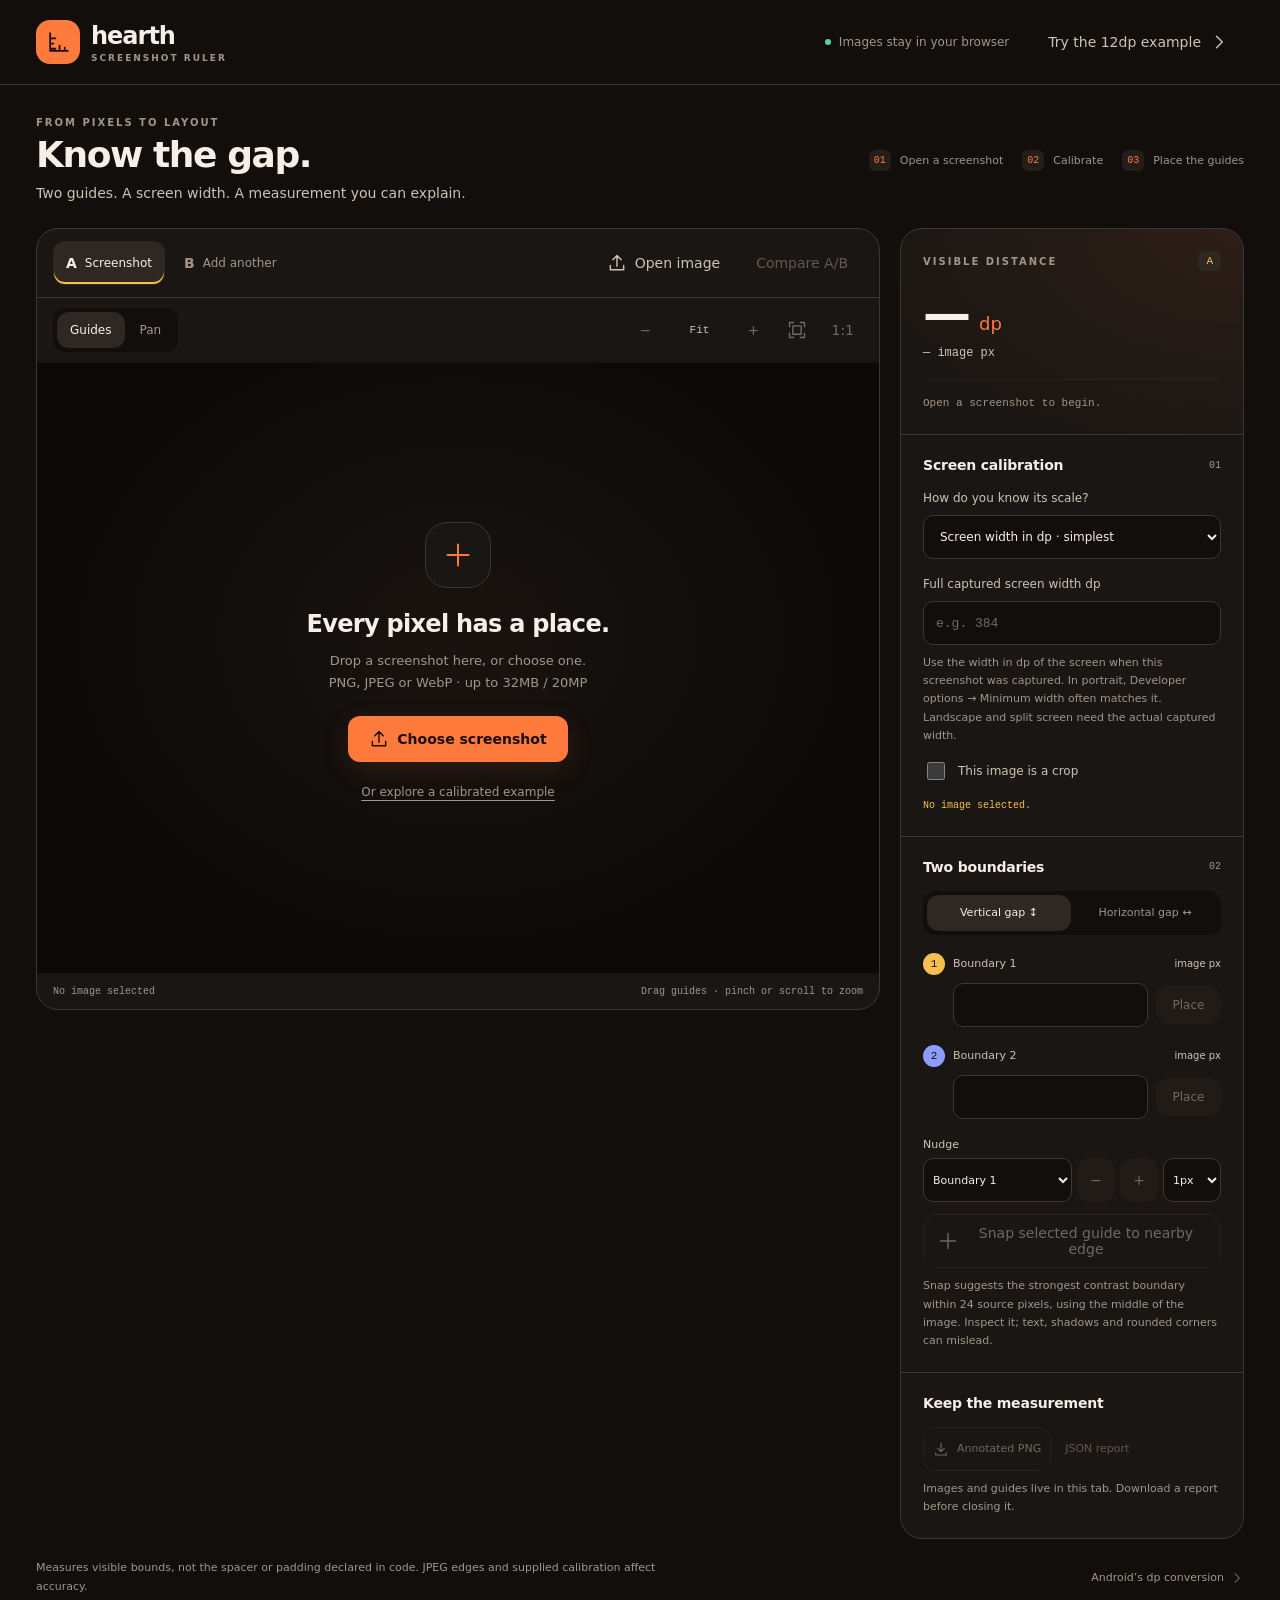
<file: index.html>
<!doctype html>
<html lang="en">
<head>
  <meta charset="utf-8">
  <meta name="viewport" content="width=device-width, initial-scale=1">
  <meta http-equiv="Content-Security-Policy" content="default-src 'none'; script-src 'sha256-HWYdAVxnWuhpdxX04Ey9r032NiT4mFo80DxZW3QZztw='; style-src 'sha256-490ftX+XnmXbrvw6+sx7uXUQ31zIcnuhAe4CWahdxtk='; img-src data: blob:; connect-src 'none'; object-src 'none'; base-uri 'none'">
  <meta name="referrer" content="no-referrer">
  <meta name="theme-color" content="#110e0c">
  <meta name="description" content="A local screenshot ruler. Measure visible gaps in pixels and Android dp with explicit calibration.">
  <title>Hearth · Screenshot ruler</title>
  <link rel="icon" href="data:image/svg+xml,%3Csvg xmlns='http://www.w3.org/2000/svg' viewBox='0 0 64 64'%3E%3Crect width='64' height='64' rx='18' fill='%23ff7a3d'/%3E%3Cpath d='M18 18v28h28M18 25h8m-8 7h5m-5 7h8m6 7v-8m7 8v-5' fill='none' stroke='%23110e0c' stroke-width='4'/%3E%3C/svg%3E">
  <style>:root{color-scheme:dark;--bg:#110e0c;--s1:#1a1613;--s2:#231e1a;--s3:#2e2722;--line:#3f3630;--text:#f7efe7;--muted:#cfc2b5;--dim:#a39588;--ember:#ff7a3d;--photo:#f5c04e;--video:#8e9bff;--ok:#53d3a2;font-family:system-ui,-apple-system,BlinkMacSystemFont,"Segoe UI",sans-serif;font-size:14px}
*{box-sizing:border-box}body{margin:0;background:var(--bg);color:var(--text)}button,input,select{font:inherit}button{display:inline-flex;justify-content:center;align-items:center;gap:8px;min-height:44px;padding:10px 14px;border:1px solid transparent;border-radius:12px;background:var(--s3);color:var(--text);cursor:pointer;transition:background 120ms ease,color 120ms ease}button:hover:not(:disabled){background:#45372d}button:disabled{opacity:.38;cursor:not-allowed}button:focus-visible,input:focus-visible,select:focus-visible,canvas:focus-visible,a:focus-visible{outline:2px solid var(--ember);outline-offset:3px}svg{display:block;width:20px;height:20px;fill:none;stroke:currentColor;stroke-width:1.7;stroke-linecap:round;stroke-linejoin:round;flex-shrink:0}.icon-defs{position:absolute;width:0;height:0;overflow:hidden}a{color:inherit}h1,h2,p{margin:0}.app-header{display:flex;align-items:center;gap:24px;padding:20px 36px;border-bottom:1px solid var(--line)}.brand{display:flex;align-items:center;gap:11px;text-decoration:none;font-size:24px;font-weight:750;letter-spacing:-1px}.brand-mark{display:grid;place-items:center;width:44px;height:44px;background:var(--ember);color:#1b0c04;border-radius:14px}.brand-mark svg{width:25px;height:25px}.brand-sub{display:block;margin-top:3px;color:var(--dim);font-size:9px;letter-spacing:2px;font-weight:600}.privacy{display:flex;align-items:center;gap:8px;color:var(--dim);font-size:12px;margin-left:auto}.status-dot{width:6px;height:6px;border-radius:50%;background:var(--ok)}main{max-width:1600px;margin:0 auto;padding:32px 36px 22px}.intro{display:flex;justify-content:space-between;align-items:center;margin-bottom:24px;gap:24px}.eyebrow{font-size:10px;letter-spacing:2px;font-weight:650;color:var(--dim)}h1{margin:6px 0 8px;font-size:36px;letter-spacing:-1.4px;line-height:1.15}.intro p{color:var(--muted);font-size:14px;line-height:1.5}.intro-note{display:flex;align-items:center;gap:9px;color:var(--dim);font-size:11px;flex-wrap:wrap}.number{font-family:ui-monospace,monospace;font-size:10px;padding:5px;background:var(--s2);border-radius:6px;color:var(--ember);margin-left:10px}.workspace{display:grid;grid-template-columns:minmax(0,1fr) 344px;gap:20px;align-items:start}.viewer{border:1px solid var(--line);border-radius:22px;overflow:hidden;background:var(--s1);position:sticky;top:16px}.viewer-toolbar{display:flex;align-items:center;justify-content:space-between;gap:12px;padding:12px 16px;border-bottom:1px solid var(--line)}.source-tabs,.viewer-actions,.view-toolbar,.zoom-controls{display:flex;align-items:center;gap:6px}.source{padding:8px 12px;background:transparent;color:var(--dim);font-weight:650}.source span{font-weight:400;font-size:12px}.source.active{background:var(--s3);color:var(--text)}.source.active:first-child{box-shadow:inset 0 -2px var(--photo)}.source.active:last-child{box-shadow:inset 0 -2px var(--video)}.quiet{background:transparent;color:var(--muted)}.small{font-size:12px;min-height:38px;padding:6px 9px}.primary{background:var(--ember);color:#1b0c04;font-weight:650;box-shadow:0 8px 28px #ff7a3d20}.primary:hover:not(:disabled){background:#ff955f}.outline{background:transparent;border-color:var(--line)}.text-button{background:transparent;color:var(--dim);font-size:12px;text-decoration:underline;text-underline-offset:4px}.view-toolbar{padding:10px 16px;justify-content:space-between}.segmented{display:flex;gap:2px;background:#110e0c;padding:4px;border-radius:12px}.segmented button{min-height:36px;background:transparent;padding:7px 12px;color:var(--dim);font-size:12px}.segmented button[aria-pressed=true]{background:var(--s3);color:var(--text)}.zoom-controls button{min-width:38px;min-height:36px;padding:6px 8px;background:transparent}.zoom-controls output{font-size:11px;font-family:ui-monospace,monospace;text-align:center;min-width:58px;color:var(--muted)}.canvas-area{position:relative;display:flex;height:clamp(430px,68vh,820px);background:#0c0a09;overflow:hidden;border-top:1px solid #ffffff08;border-bottom:1px solid #ffffff08}.canvas-pane{position:relative;flex:1;min-width:0;height:100%}.canvas-pane+ .canvas-pane{border-left:1px solid var(--line)}canvas{width:100%;height:100%;display:block;touch-action:none;cursor:crosshair}.pane-label{position:absolute;top:12px;right:12px;background:#110e0cdd;border:1px solid var(--line);padding:6px 9px;border-radius:8px;pointer-events:none;font:12px ui-monospace,monospace}.viewer-footer{padding:12px 16px;display:flex;justify-content:space-between;gap:12px;font:10px ui-monospace,monospace;color:var(--dim)}.empty{position:absolute;inset:0;display:flex;align-items:center;justify-content:center;flex-direction:column;text-align:center;padding:30px;background:radial-gradient(ellipse at 50% 45%,#2c221a66,transparent 65%)}.empty-mark{border:1px solid var(--line);border-radius:22px;background:var(--s1);padding:18px;color:var(--ember);margin-bottom:22px}.empty-mark svg{width:28px;height:28px}.empty h2{font-size:24px;letter-spacing:-.7px}.empty p{color:var(--dim);font-size:13px;line-height:1.7;margin:12px 0 22px}.empty .primary{padding:12px 20px}.empty .text-button{margin-top:8px}.inspector{border:1px solid var(--line);border-radius:22px;background:var(--s1);overflow:hidden}.result-card{padding:22px 22px 20px;background:radial-gradient(ellipse at top right,#ff7a3d16,transparent 80%);border-bottom:1px solid var(--line)}.section-heading{display:flex;justify-content:space-between;align-items:center;gap:8px;margin-bottom:16px}.section-heading h2{font-size:14px;font-weight:650;letter-spacing:-.2px}.source-chip{background:var(--s3);padding:4px 8px;border-radius:6px;color:var(--photo);font:11px ui-monospace,monospace}.result{display:flex;align-items:baseline;gap:10px;margin:10px 0 4px}.result output{font-size:48px;font-weight:600;letter-spacing:-2px;font-variant-numeric:tabular-nums;line-height:1.1}.result>span{font-size:18px;color:var(--ember)}.pixel-result{color:var(--muted);font:12px ui-monospace,monospace;line-height:1.6}.pixel-result>span{color:var(--dim);font-size:10px}.formula{font:11px ui-monospace,monospace;color:var(--dim);margin-top:16px;line-height:1.8;padding-top:14px;border-top:1px solid #ffffff0a;overflow-wrap:anywhere}.control-section{padding:22px;border-bottom:1px solid var(--line)}.control-section:last-child{border-bottom:0}.step-tag{color:var(--dim);font:10px ui-monospace,monospace}label{display:block;font-size:12px;color:var(--muted);margin:16px 0 8px;line-height:1.5}label>span:not(:first-child){color:var(--dim);float:right;font-size:11px}input[type=number],select{color:var(--text);background:#110e0c;border:1px solid var(--line);border-radius:10px;min-height:44px;padding:10px 12px;width:100%;min-width:0}select{font-size:12px;padding-right:6px}input[type=number]{font-family:ui-monospace,monospace;font-size:15px}input::placeholder{color:#74685f;font-size:13px}.help{margin-top:9px;color:var(--dim);font-size:11px;line-height:1.65}.caution{color:var(--photo)}.checkbox{display:flex;align-items:center;gap:10px;margin-top:14px}.checkbox input{accent-color:var(--ember);width:18px;height:18px}.checkbox span{float:none!important;color:var(--muted)!important;font-size:12px!important}.calibration-state{color:var(--ok);font:10px ui-monospace,monospace;line-height:1.7;margin-top:14px}.calibration-state.invalid{color:var(--photo)}.full{width:100%}.segmented.full button{flex:1;padding:7px 4px;font-size:11px}.guide-row{display:grid;grid-template-columns:22px 1fr 65px;gap:8px;align-items:center;margin-top:18px}.guide-row label{margin:0;grid-column:2/4;font-size:11px}.guide-row label span{float:right;font-size:10px}.guide-row input{grid-column:2;font-size:14px}.guide-row button{grid-column:3}.guide-dot{display:grid;place-items:center;font:11px ui-monospace,monospace;width:22px;height:22px;border-radius:50%;color:#110e0c}.one{background:var(--photo)}.two{background:var(--video)}.nudge-row{display:grid;grid-template-columns:1fr 38px 38px 58px;gap:5px;align-items:center;margin:18px 0 12px}.nudge-row label{grid-column:1/5;margin:0;font-size:11px}.nudge-row select{padding:8px 5px;font-size:11px}.nudge-row button{padding:6px;min-height:44px}.export-buttons{display:flex;gap:4px;flex-wrap:wrap}.export-buttons button{font-size:11px;padding:10px 9px}.export-buttons svg{width:16px;height:16px}.page-footer{display:flex;justify-content:space-between;gap:24px;margin-top:20px;color:var(--dim);font-size:11px;line-height:1.7}.page-footer p{max-width:670px}.page-footer a{display:flex;align-items:center;gap:6px;text-decoration:none;white-space:nowrap}.page-footer svg{width:14px;height:14px}.message{margin:0 0 16px;padding:12px 16px;border:1px solid var(--line);border-radius:12px;background:var(--s2);font-size:13px;line-height:1.5;color:var(--muted)}.message.error{color:#ff9d9d;border-color:#ff6b6b55}.comparison-summary{display:flex;justify-content:space-between;gap:20px;border:1px solid var(--line);border-radius:18px;padding:20px;margin-top:20px;background:var(--s1)}.comparison-summary h2{font-size:16px;margin-top:7px}.comparison-summary #comparison-values{display:flex;gap:24px;align-items:center;font:13px ui-monospace,monospace}.comparison-summary .value{display:flex;flex-direction:column;gap:7px}.comparison-summary .value span{color:var(--dim);font-size:10px}.dropping{outline:2px dashed var(--ember);outline-offset:-6px}.busy{opacity:.55;pointer-events:none}[hidden]{display:none!important}
@media(min-width:1450px){.workspace{grid-template-columns:minmax(0,1fr) 370px}.canvas-area{height:76vh}.result output{font-size:56px}}
@media(max-width:1000px){.intro-note{display:none}.app-header{padding:16px 22px}main{padding:24px 22px}.viewer-toolbar{padding:10px}.source span{display:none}.viewer-actions{gap:2px}.viewer-actions button{font-size:11px;padding:8px}.workspace{grid-template-columns:minmax(0,1fr) 310px}.control-section,.result-card{padding:18px}.viewer-footer{flex-direction:column;gap:5px}.zoom-controls{gap:0}.view-toolbar{padding:8px}.zoom-controls output{min-width:45px}}
@media(max-width:760px){.app-header{padding:14px 16px;gap:10px}.brand{font-size:22px}.brand-sub{font-size:8px}.privacy{font-size:0;gap:0}.app-header>#demo{font-size:11px;padding:8px}.app-header>#demo svg{display:none}main{padding:24px 12px 18px}.intro{padding:0 4px;margin-bottom:20px}h1{font-size:30px}.intro p{font-size:12px}.workspace{display:flex;flex-direction:column;gap:16px}.viewer{width:100%;position:relative;top:auto;border-radius:18px}.inspector{width:100%;border-radius:18px}.canvas-area{height:58vh;min-height:360px;max-height:680px}.view-toolbar{padding:8px 10px}.viewer-footer{flex-direction:row;flex-wrap:wrap;font-size:9px;gap:5px}.control-section,.result-card{padding:20px}.result output{font-size:50px}.page-footer{flex-direction:column;gap:10px;padding:0 4px}.comparison-summary{flex-direction:column;padding:18px}.guide-row{grid-template-columns:24px 1fr 80px}.intro-note{display:none}}
@media(prefers-reduced-motion:reduce){*{transition:none!important}}
.formula{white-space:pre-line}.source span{max-width:130px;overflow:hidden;text-overflow:ellipsis;white-space:nowrap}input[aria-invalid=true]{border-color:#ff6b6b}.viewer-toolbar .source-tabs{min-width:0}.viewer-actions{flex-shrink:0}
</style>
</head>
<body id="top">
  <svg class="icon-defs" aria-hidden="true"><defs>
    <symbol id="i-ruler" viewBox="0 0 24 24"><path d="M4 3v17h17M4 8h5M4 13h3M4 18h5M13 20v-5M18 20v-3"/></symbol>
    <symbol id="i-upload" viewBox="0 0 24 24"><path d="M12 16V3m-5 5 5-5 5 5M4 15v5h16v-5"/></symbol>
    <symbol id="i-fit" viewBox="0 0 24 24"><path d="M8 3H3v5m13-5h5v5M3 16v5h5m13-5v5h-5M7 7h10v10H7z"/></symbol>
    <symbol id="i-cross" viewBox="0 0 24 24"><path d="M12 3v18M3 12h18"/></symbol>
    <symbol id="i-down" viewBox="0 0 24 24"><path d="M12 3v13m-5-5 5 5 5-5M4 18v3h16v-3"/></symbol>
    <symbol id="i-arrow" viewBox="0 0 24 24"><path d="m9 5 7 7-7 7"/></symbol>
  </defs></svg>
  <header class="app-header">
    <a class="brand" href="#top" aria-label="Hearth screenshot ruler"><span class="brand-mark"><svg><use href="#i-ruler"/></svg></span><span>hearth<span class="brand-sub">SCREENSHOT RULER</span></span></a>
    <span class="privacy"><span class="status-dot"></span>Images stay in your browser</span>
    <button class="quiet" id="demo">Try the 12dp example <svg><use href="#i-arrow"/></svg></button>
  </header>
  <main>
    <div class="intro"><div><div class="eyebrow">FROM PIXELS TO LAYOUT</div><h1>Know the gap.</h1><p>Two guides. A screen width. A measurement you can explain.</p></div><div class="intro-note"><span class="number">01</span> Open a screenshot <span class="number">02</span> Calibrate <span class="number">03</span> Place the guides</div></div>
    <div id="message" class="message" role="status" aria-live="polite" hidden></div>
    <div class="workspace">
      <section class="viewer" aria-label="Screenshot workspace">
        <div class="viewer-toolbar">
          <div class="source-tabs" role="group" aria-label="Active screenshot"><button id="source-a" class="source active" aria-pressed="true">A <span>Screenshot</span></button><button id="source-b" class="source" aria-pressed="false">B <span>Add another</span></button></div>
          <div class="viewer-actions"><button class="quiet" id="open"><svg><use href="#i-upload"/></svg><span>Open image</span></button><button class="quiet" id="compare" aria-pressed="false" disabled>Compare A/B</button></div>
        </div>
        <div class="view-toolbar">
          <div class="segmented" role="group" aria-label="Canvas tool"><button id="tool-guides" aria-pressed="true">Guides</button><button id="tool-pan" aria-pressed="false">Pan</button></div>
          <div class="zoom-controls"><button id="zoom-out" aria-label="Zoom out" disabled>−</button><output id="zoom-label">Fit</output><button id="zoom-in" aria-label="Zoom in" disabled>+</button><button id="fit" aria-label="Fit screenshot" disabled><svg><use href="#i-fit"/></svg></button><button id="actual" disabled>1:1</button></div>
        </div>
        <div class="canvas-area" id="canvas-area">
          <div class="canvas-pane" id="pane-a"><canvas id="canvas-a" aria-label="Screenshot A. Drag either guide, or use the coordinate fields." tabindex="0"></canvas><span class="pane-label" id="pane-label-a" hidden>A</span></div>
          <div class="canvas-pane" id="pane-b" hidden><canvas id="canvas-b" aria-label="Screenshot B. Drag either guide, or use the coordinate fields." tabindex="0"></canvas><span class="pane-label" id="pane-label-b" hidden>B</span></div>
          <div class="empty" id="empty"><span class="empty-mark"><svg><use href="#i-cross"/></svg></span><h2>Every pixel has a place.</h2><p>Drop a screenshot here, or choose one.<br>PNG, JPEG or WebP · up to 32MB / 20MP</p><button class="primary" id="empty-open"><svg><use href="#i-upload"/></svg>Choose screenshot</button><button class="text-button" id="empty-demo">Or explore a calibrated example</button></div>
        </div>
        <div class="viewer-footer"><span id="image-meta">No image selected</span><span id="gesture-hint">Drag guides · pinch or scroll to zoom</span></div>
      </section>
      <aside class="inspector" aria-label="Measurement controls">
        <section class="result-card">
          <div class="section-heading"><span class="eyebrow">VISIBLE DISTANCE</span><span class="source-chip" id="result-source">A</span></div>
          <div class="result"><output id="result-dp">—</output><span>dp</span></div><div class="pixel-result"><output id="result-px">—</output> image px <span id="rounding"></span></div>
          <div class="formula" id="formula">Open a screenshot to begin.</div>
        </section>
        <section class="control-section">
          <div class="section-heading"><h2>Screen calibration</h2><span class="step-tag">01</span></div>
          <label for="method">How do you know its scale?</label><select id="method"><option value="width">Screen width in dp · simplest</option><option value="dpi">Logical DPI + resize factor</option><option value="pixels">Pixels only · no dp calibration</option></select>
          <div id="width-fields">
            <label for="width-dp">Full captured screen width <span>dp</span></label><input id="width-dp" type="number" inputmode="decimal" min="1" max="10000" step="any" placeholder="e.g. 384" aria-describedby="width-help">
            <p class="help" id="width-help">Use the width in dp of the screen when this screenshot was captured. In portrait, Developer options → Minimum width often matches it. Landscape and split screen need the actual captured width.</p>
            <label class="checkbox"><input id="cropped" type="checkbox"><span>This image is a crop</span></label>
            <div id="crop-fields" hidden><label for="reference-width">Full screenshot width at this resize scale <span>px</span></label><input id="reference-width" type="number" inputmode="decimal" min="1" step="any" placeholder="Width before cropping"><p class="help">Cropping alone keeps pixels the same size. If the crop was resized, enter the full screenshot width multiplied by that same resize factor.</p></div>
          </div>
          <div id="dpi-fields" hidden><label for="dpi">Screenshot device’s logical density <span>DPI</span></label><input id="dpi" type="number" inputmode="decimal" min="1" step="any" placeholder="e.g. 450"><p class="help caution">Minimum width 384dp is not 384 DPI. This browser’s pixel ratio is not the screenshot’s density.</p><label for="resize">Image resize factor <span>1 = unchanged</span></label><input id="resize" type="number" inputmode="decimal" min="0.001" step="any" value="1"><p class="help">Half size = 0.5. A crop with no resizing stays at 1. Stretched images need an undistorted source.</p></div>
          <p class="calibration-state" id="calibration-state">No calibration yet.</p>
        </section>
        <section class="control-section">
          <div class="section-heading"><h2>Two boundaries</h2><span class="step-tag">02</span></div>
          <div class="segmented full" role="group" aria-label="Measurement direction"><button id="axis-y" aria-pressed="true">Vertical gap ↕</button><button id="axis-x" aria-pressed="false">Horizontal gap ↔</button></div>
          <div class="guide-row"><span class="guide-dot one">1</span><label for="guide-1">Boundary 1 <span>image px</span></label><input id="guide-1" type="number" inputmode="decimal" step="any" disabled><button id="place-1" class="small" aria-label="Place boundary 1 on the image" disabled>Place</button></div>
          <div class="guide-row"><span class="guide-dot two">2</span><label for="guide-2">Boundary 2 <span>image px</span></label><input id="guide-2" type="number" inputmode="decimal" step="any" disabled><button id="place-2" class="small" aria-label="Place boundary 2 on the image" disabled>Place</button></div>
          <div class="nudge-row"><label for="selected-guide">Nudge</label><select id="selected-guide"><option value="0">Boundary 1</option><option value="1">Boundary 2</option></select><button id="nudge-minus" aria-label="Move selected boundary backward" disabled>−</button><button id="nudge-plus" aria-label="Move selected boundary forward" disabled>+</button><select id="nudge-unit" aria-label="Nudge increment"><option value="px">1px</option><option value="dp">1dp</option></select></div>
          <button id="snap" class="outline full" disabled><svg><use href="#i-cross"/></svg>Snap selected guide to nearby edge</button><p class="help">Snap suggests the strongest contrast boundary within 24 source pixels, using the middle of the image. Inspect it; text, shadows and rounded corners can mislead.</p>
        </section>
        <section class="control-section export-section"><div class="section-heading"><h2>Keep the measurement</h2></div><div class="export-buttons"><button class="outline" id="export-png" disabled><svg><use href="#i-down"/></svg>Annotated PNG</button><button class="quiet" id="export-json" disabled>JSON report</button></div><p class="help">Images and guides live in this tab. Download a report before closing it.</p></section>
      </aside>
    </div>
    <section class="comparison-summary" id="comparison-summary" hidden aria-label="Comparison results"><div><span class="eyebrow">COMPARE THE GAPS</span><h2>Two sources. Their own calibration.</h2></div><div id="comparison-values"></div></section>
    <footer class="page-footer"><p>Measures visible bounds, not the spacer or padding declared in code. JPEG edges and supplied calibration affect accuracy.</p><a href="https://developer.android.com/training/multiscreen/screendensities" target="_blank" rel="noopener noreferrer">Android’s dp conversion <svg><use href="#i-arrow"/></svg></a></footer>
  </main>
  <input id="file-input" type="file" accept="image/png,image/jpeg,image/webp" hidden>
  <script>(() => {
'use strict';
// src/measurement.mjs
const __ruler_module_0 = (() => {

// Coordinates are boundaries in the decoded source image, never browser pixels.
const clamp = (value, min, max) => Math.max(min, Math.min(max, value));
const positive = (value) => Number.isFinite(Number(value)) && Number(value) > 0;

function calibrate(input, imageWidth) {
  if (input.method === 'pixels') return { factor: null, reason: 'Pixel-only · add calibration to measure dp.' };
  if (input.method === 'width') {
    const widthDp = Number(input.widthDp);
    const referenceWidth = input.cropped ? Number(input.referenceWidth) : imageWidth;
    if (!positive(widthDp) || widthDp > 10000) return { factor: null, reason: 'Enter the full captured screen width in dp (up to 10,000).' };
    if (!positive(referenceWidth)) return { factor: null, reason: 'Enter the full screenshot width in pixels at the same resize scale as this crop.' };
    if (input.cropped && referenceWidth < imageWidth) return { factor: null, reason: 'The full screenshot cannot be narrower than this crop.' };
    return { factor: widthDp / referenceWidth, widthDp, referenceWidth,
      formula: `dp = image px × ${widthDp} ÷ ${referenceWidth}` };
  }
  if (input.method === 'dpi') {
    const dpi = Number(input.dpi), resize = Number(input.resize);
    if (!positive(dpi) || dpi > 10000 || !positive(resize) || resize < .001 || resize > 100) return { factor: null, reason: 'Enter logical DPI (up to 10,000) and a uniform resize factor from 0.001 to 100.' };
    return { factor: 160 / (dpi * resize), dpi, resize,
      formula: `dp = image px × 160 ÷ (${dpi} × ${resize})` };
  }
  return { factor: null, reason: 'Choose a calibration method.' };
}

function measure(guides, calibration) {
  const px = Math.abs(guides[1] - guides[0]);
  return { px, dp: calibration.factor === null ? null : px * calibration.factor,
    // A one-pixel selection/edge uncertainty, not a statistical confidence interval.
    dpPerPixel: calibration.factor };
}

function stepSize(unit, calibration) {
  return unit === 'dp' && calibration.factor !== null ? 1 / calibration.factor : 1;
}

function fitTransform(sourceWidth, sourceHeight, width, height) {
  const scale = Math.min((width - 64) / sourceWidth, (height - 64) / sourceHeight);
  const safe = Math.max(0.001, scale);
  return { scale: safe, x: (width - sourceWidth * safe) / 2, y: (height - sourceHeight * safe) / 2 };
}

const toSource = (point, view) => ({ x: (point.x - view.x) / view.scale, y: (point.y - view.y) / view.scale });
const toView = (point, view) => ({ x: point.x * view.scale + view.x, y: point.y * view.scale + view.y });

function zoomAt(view, point, ratio) {
  const source = toSource(point, view);
  const scale = clamp(view.scale * ratio, 0.001, 64);
  return { scale, x: point.x - source.x * scale, y: point.y - source.y * scale };
}

function boundedGuide(value, size) {
  return clamp(Number.isFinite(value) ? value : 0, 0, size);
}

// A local contrast suggestion. It never infers a layout spacer from an image.
// scores[n] is the mean absolute RGB change across the boundary before pixel n.
function nearestEdge(scores, guide, radius = 24) {
  const start = Math.max(1, Math.ceil(guide - radius));
  const end = Math.min(scores.length - 1, Math.floor(guide + radius));
  let best = null, strength = 6;
  for (let i = start; i <= end; i++) {
    const score = scores[i] - Math.abs(i - guide) * 0.025;
    if (score > strength) { strength = score; best = i; }
  }
  return best;
}

function measurementReport(slot) {
  const calibration = calibrate(slot.calibration, slot.width);
  return { schemaVersion: 1, image: { name: slot.name, width: slot.width, height: slot.height },
    axis: slot.axis, guides: [...slot.guides[slot.axis]],
    calibration: { ...slot.calibration }, conversion: calibration,
    measurement: measure(slot.guides[slot.axis], calibration),
    meaning: 'Distance between selected visible boundaries. Does not recover declared padding or spacers.',
    precision: 'dp is derived from supplied calibration. Decimal places do not imply subpixel certainty.' };
}

return Object.freeze({ clamp, positive, calibrate, measure, stepSize, fitTransform, toSource, toView, zoomAt, boundedGuide, nearestEdge, measurementReport });
})();

// src/canvas.mjs
const __ruler_module_1 = (() => {
const { clamp, boundedGuide, fitTransform, toSource, toView, zoomAt, calibrate, measure } = __ruler_module_0;

const colors = ['#f5c04e', '#8e9bff'];
const margin = 28;

class ScreenshotCanvas {
  constructor(canvas, getSlot, onGuide, onSelect, onView) {
    this.canvas = canvas;
    this.getSlot = getSlot;
    this.onGuide = onGuide;
    this.onSelect = onSelect;
    this.onView = onView;
    this.view = { scale: 1, x: 0, y: 0 };
    this.width = 0; this.height = 0; this.pointers = new Map();
    this.tool = 'guides'; this.place = null;
    this.observer = new ResizeObserver(() => this.resize());
    this.observer.observe(canvas.parentElement);
    canvas.addEventListener('pointerdown', e => this.down(e));
    canvas.addEventListener('pointermove', e => this.move(e));
    canvas.addEventListener('pointerup', e => this.up(e));
    canvas.addEventListener('pointercancel', e => this.up(e, true));
    canvas.addEventListener('lostpointercapture', e => this.up(e, true));
    canvas.addEventListener('wheel', e => {
      if (!this.getSlot().image) return;
      e.preventDefault(); this.onSelect();
      this.view = zoomAt(this.view, this.point(e), Math.exp(-clamp(e.deltaY, -200, 200) * .002));
      this.draw(); this.onView();
    }, { passive: false });
  }

  point(e) { const r = this.canvas.getBoundingClientRect(); return { x: e.clientX - r.left, y: e.clientY - r.top }; }
  resize() {
    const r = this.canvas.parentElement.getBoundingClientRect();
    if (r.width < 1 || r.height < 1) return;
    const old = { width: this.width, height: this.height };
    this.width = r.width; this.height = r.height;
    const dpr = Math.min(window.devicePixelRatio || 1, 3);
    this.canvas.width = Math.round(this.width * dpr);
    this.canvas.height = Math.round(this.height * dpr);
    this.dpr = dpr;
    // Preserve the source under the centre across pane/orientation changes.
    if (old.width > 0 && old.height > 0) {
      this.view.x += (this.width - old.width) / 2;
      this.view.y += (this.height - old.height) / 2;
    } else if (this.getSlot().image) this.fit(false);
    this.draw(); this.onView();
  }
  fit(redraw = true) {
    const slot = this.getSlot();
    if (slot.image && this.width > 0) this.view = fitTransform(slot.width, slot.height, this.width, this.height);
    if (redraw) { this.draw(); this.onView(); }
  }
  zoom(ratio) { this.view = zoomAt(this.view, { x: this.width / 2, y: this.height / 2 }, ratio); this.draw(); this.onView(); }
  actual() {
    const center = toSource({ x: this.width / 2, y: this.height / 2 }, this.view);
    this.view = { scale: 1, x: this.width / 2 - center.x, y: this.height / 2 - center.y };
    this.draw(); this.onView();
  }
  // 1:1 here is one source pixel per CSS pixel, never an Android density guess.
  setTool(tool) { this.tool = tool; this.canvas.style.cursor = tool === 'pan' ? 'grab' : 'crosshair'; }

  down(e) {
    const s = this.getSlot(); if (!s.image || e.button > 0) return;
    this.onSelect(); this.canvas.focus({ preventScroll: true });
    this.canvas.setPointerCapture(e.pointerId);
    const p = this.point(e); this.pointers.set(e.pointerId, p);
    if (this.pointers.size === 2) {
      // A second finger cancels a guide draft before beginning view-only zoom.
      if (this.drag?.type === 'guide') this.onGuide(this.drag.index, this.drag.original);
      const [a, b] = [...this.pointers.values()];
      this.drag = { type: 'pinch', view: { ...this.view }, center: { x: (a.x + b.x) / 2, y: (a.y + b.y) / 2 }, distance: Math.max(1, Math.hypot(a.x - b.x, a.y - b.y)) };
      return;
    }
    if (this.pointers.size > 2) return;
    const coordinate = s.axis === 'y' ? p.y : p.x;
    const positions = s.guides[s.axis].map(v => s.axis === 'y' ? toView({ x: 0, y: v }, this.view).y : toView({ x: v, y: 0 }, this.view).x);
    const distances = positions.map(v => Math.abs(coordinate - v));
    const near = distances[0] <= distances[1] ? 0 : 1;
    const index = this.place ?? (distances[near] <= (e.pointerType === 'touch' ? 26 : 12) ? near : null);
    if (index !== null && this.tool !== 'pan') {
      this.drag = { type: 'guide', index, original: s.guides[s.axis][index], axis: s.axis };
      const source = toSource(p, this.view);
      this.onGuide(index, boundedGuide(source[s.axis], s.axis === 'y' ? s.height : s.width));
      this.place = null;
    } else this.drag = { type: 'pan', origin: p, view: { ...this.view } };
  }
  move(e) {
    if (!this.pointers.has(e.pointerId)) return;
    const p = this.point(e); this.pointers.set(e.pointerId, p);
    const s = this.getSlot(), d = this.drag; if (!d) return;
    if (d.type === 'pinch' && this.pointers.size >= 2) {
      const [a, b] = [...this.pointers.values()];
      const center = { x: (a.x + b.x) / 2, y: (a.y + b.y) / 2 };
      this.view = zoomAt(d.view, d.center, Math.hypot(a.x - b.x, a.y - b.y) / d.distance);
      this.view.x += center.x - d.center.x; this.view.y += center.y - d.center.y;
    } else if (d.type === 'guide' && s.axis === d.axis) {
      const source = toSource(p, this.view);
      this.onGuide(d.index, boundedGuide(source[s.axis], s.axis === 'y' ? s.height : s.width));
    } else if (d.type === 'pan') this.view = { ...d.view, x: d.view.x + p.x - d.origin.x, y: d.view.y + p.y - d.origin.y };
    this.draw(); this.onView();
  }
  up(e, cancelled = false) {
    if (!this.pointers.has(e.pointerId)) return;
    if (cancelled && this.drag?.type === 'guide') this.onGuide(this.drag.index, this.drag.original);
    this.pointers.delete(e.pointerId);
    // Prevent the remaining pinch finger from unexpectedly moving a guide.
    this.drag = null;
    if (!this.pointers.size) this.onView();
  }
  cancelDraft() {
    if (this.drag?.type === 'guide') this.onGuide(this.drag.index, this.drag.original);
    this.drag = null; this.pointers.clear(); this.place = null;
  }

  draw() {
    if (!this.width || !this.height) return;
    const c = this.canvas.getContext('2d');
    c.setTransform(this.dpr, 0, 0, this.dpr, 0, 0);
    c.fillStyle = '#0c0a09'; c.fillRect(0, 0, this.width, this.height);
    const s = this.getSlot(); if (!s.image) return;
    const v = this.view;
    c.save(); c.beginPath(); c.rect(margin, margin, this.width - margin, this.height - margin); c.clip();
    c.imageSmoothingEnabled = v.scale < 2;
    c.drawImage(s.image, v.x, v.y, s.width * v.scale, s.height * v.scale);
    c.strokeStyle = '#3f3630'; c.lineWidth = 1; c.strokeRect(v.x, v.y, s.width * v.scale, s.height * v.scale);
    const positions = s.guides[s.axis].map(value => s.axis === 'y' ? v.y + value * v.scale : v.x + value * v.scale);
    c.fillStyle = '#f5c04e14';
    if (s.axis === 'y') c.fillRect(Math.max(margin, v.x), Math.min(...positions), s.width * v.scale, Math.abs(positions[1] - positions[0]));
    else c.fillRect(Math.min(...positions), Math.max(margin, v.y), Math.abs(positions[1] - positions[0]), s.height * v.scale);
    for (let i = 0; i < 2; i++) {
      const p = positions[i]; c.strokeStyle = colors[i]; c.lineWidth = 1.5; c.beginPath();
      if (s.axis === 'y') { c.moveTo(margin, p); c.lineTo(this.width, p); }
      else { c.moveTo(p, margin); c.lineTo(p, this.height); } c.stroke();
      const x = s.axis === 'y' ? margin + 14 : p, y = s.axis === 'y' ? p : margin + 14;
      c.fillStyle = colors[i]; c.beginPath(); c.arc(x, y, 11, 0, 2 * Math.PI); c.fill();
      c.fillStyle = '#110e0c'; c.font = '11px ui-monospace,monospace'; c.textAlign = 'center'; c.textBaseline = 'middle'; c.fillText(String(i + 1), x, y);
    }
    const m = measure(s.guides[s.axis], calibrate(s.calibration, s.width));
    const label = s.invalidGuides ? 'Check guides' : m.dp === null ? `${m.px.toFixed(2)} px` : `${m.dp.toFixed(2)} dp`;
    const labelWidth = c.measureText(label).width + 18;
    const mid = (positions[0] + positions[1]) / 2;
    const lx = s.axis === 'y' ? this.width - labelWidth - 14 : clamp(mid - labelWidth / 2, margin + 10, this.width - labelWidth - 10);
    const ly = s.axis === 'y' ? clamp(mid, margin + 18, this.height - 18) : this.height - 22;
    c.fillStyle = '#110e0cee'; c.fillRect(lx, ly - 12, labelWidth, 24);
    c.fillStyle = '#f7efe7'; c.fillText(label, lx + labelWidth / 2, ly);
    c.restore();
    this.ruler(c, 'x'); this.ruler(c, 'y');
    c.fillStyle = '#1a1613'; c.fillRect(0, 0, margin, margin); c.fillStyle = '#a39588';
    c.font = '9px ui-monospace,monospace'; c.textAlign = 'center'; c.textBaseline = 'middle'; c.fillText('px', 14, 14);
  }
  ruler(c, axis) {
    const horizontal = axis === 'x', length = horizontal ? this.width : this.height;
    const origin = horizontal ? this.view.x : this.view.y, scale = this.view.scale;
    const size = horizontal ? this.getSlot().width : this.getSlot().height;
    c.fillStyle = '#1a1613'; c.fillRect(horizontal ? margin : 0, horizontal ? 0 : margin, horizontal ? length : margin, horizontal ? margin : length);
    const raw = 65 / scale, power = 10 ** Math.floor(Math.log10(raw));
    const multiple = raw / power <= 1 ? 1 : raw / power <= 2 ? 2 : raw / power <= 5 ? 5 : 10;
    const step = multiple * power;
    const start = Math.ceil(Math.max(0, (margin - origin) / scale) / step) * step;
    const end = Math.min(size, (length - origin) / scale);
    c.strokeStyle = '#51443a'; c.fillStyle = '#a39588'; c.font = '9px ui-monospace,monospace'; c.textAlign = 'center'; c.textBaseline = 'middle';
    for (let value = start, count = 0; value <= end && count < 100; value += step, count++) {
      const p = origin + value * scale; c.beginPath();
      if (horizontal) { c.moveTo(p, margin - 5); c.lineTo(p, margin); c.stroke(); c.fillText(Number(value.toFixed(2)).toString(), p, 12); }
      else { c.moveTo(margin - 5, p); c.lineTo(margin, p); c.stroke(); c.save(); c.translate(12, p); c.rotate(-Math.PI / 2); c.fillText(Number(value.toFixed(2)).toString(), 0, 0); c.restore(); }
    }
  }
}

return Object.freeze({ ScreenshotCanvas });
})();

// src/image-file.mjs
const __ruler_module_2 = (() => {

const MAX_BYTES = 32 * 1024 * 1024;
const MAX_PIXELS = 20_000_000;

// Header check before decode to reject oversized or unsupported raster inputs.
function imageDimensions(bytes) {
  const v = new DataView(bytes.buffer, bytes.byteOffset, bytes.byteLength);
  const ascii = (at, n) => String.fromCharCode(...bytes.slice(at, at + n));
  if (bytes.length >= 24 && v.getUint32(0) === 0x89504e47 && v.getUint32(4) === 0x0d0a1a0a && ascii(12, 4) === 'IHDR') return { width: v.getUint32(16), height: v.getUint32(20) };
  if (bytes.length >= 30 && ascii(0, 4) === 'RIFF' && ascii(8, 4) === 'WEBP') {
    const tag = ascii(12, 4);
    if (tag === 'VP8X') return { width: 1 + bytes[24] + (bytes[25] << 8) + (bytes[26] << 16), height: 1 + bytes[27] + (bytes[28] << 8) + (bytes[29] << 16) };
    if (tag === 'VP8L' && bytes[20] === 0x2f) return { width: 1 + bytes[21] + ((bytes[22] & 0x3f) << 8), height: 1 + (bytes[22] >> 6) + (bytes[23] << 2) + ((bytes[24] & 0xf) << 10) };
    if (tag === 'VP8 ' && bytes[23] === 0x9d && bytes[24] === 1 && bytes[25] === 0x2a) return { width: v.getUint16(26, true) & 0x3fff, height: v.getUint16(28, true) & 0x3fff };
  }
  if (bytes.length >= 4 && bytes[0] === 0xff && bytes[1] === 0xd8) {
    let at = 2;
    while (at + 4 <= bytes.length) {
      if (bytes[at] !== 0xff) break;
      while (bytes[at] === 0xff) at++;
      const marker = bytes[at++];
      if (marker === 0xda || marker === 0xd9) break;
      if (marker === 0x01 || marker >= 0xd0 && marker <= 0xd8) continue;
      if (at + 2 > bytes.length) break;
      const length = v.getUint16(at);
      if (length < 2 || at + length > bytes.length) break;
      if ([0xc0, 0xc1, 0xc2, 0xc3, 0xc5, 0xc6, 0xc7, 0xc9, 0xca, 0xcb, 0xcd, 0xce, 0xcf].includes(marker) && length >= 8) return { height: v.getUint16(at + 3), width: v.getUint16(at + 5) };
      at += length;
    }
  }
  throw new Error('Use a valid PNG, JPEG or WebP screenshot. SVG, HEIF and video are not supported.');
}

async function loadScreenshot(file) {
  if (!file.size || file.size > MAX_BYTES) throw new Error('Choose an image under 32MB. The current screenshot has been kept.');
  const bytes = new Uint8Array(await file.arrayBuffer());
  const size = imageDimensions(bytes);
  if (!size.width || !size.height || size.width * size.height > MAX_PIXELS || Math.max(size.width, size.height) > 20000) throw new Error('Screenshot exceeds the 20MP / 20,000px limit. The current screenshot has been kept.');
  const url = URL.createObjectURL(file), image = new Image();
  try {
    await new Promise((resolve, reject) => { image.onload = resolve; image.onerror = () => reject(new Error('This image could not be decoded. The current screenshot has been kept.')); image.src = url; });
    if (!image.naturalWidth || image.naturalWidth * image.naturalHeight > MAX_PIXELS) throw new Error('Decoded screenshot is too large.');
    return { image, url, width: image.naturalWidth, height: image.naturalHeight, name: file.name };
  } catch (error) { URL.revokeObjectURL(url); throw error; }
}

function edgeScores(slot, axis) {
  const length = axis === 'y' ? slot.height : slot.width;
  const canvas = document.createElement('canvas');
  // Preserve the measured axis 1:1, average 32 samples across the middle third.
  canvas.width = axis === 'y' ? 32 : length; canvas.height = axis === 'y' ? length : 32;
  const c = canvas.getContext('2d', { willReadFrequently: true });
  if (axis === 'y') c.drawImage(slot.image, slot.width / 3, 0, slot.width / 3, slot.height, 0, 0, 32, length);
  else c.drawImage(slot.image, 0, slot.height / 3, slot.width, slot.height / 3, 0, 0, length, 32);
  const data = c.getImageData(0, 0, canvas.width, canvas.height).data;
  const scores = new Float64Array(length + 1);
  for (let n = 1; n < length; n++) {
    let sum = 0;
    for (let p = 0; p < 32; p++) {
      const here = (axis === 'y' ? n * 32 + p : p * length + n) * 4;
      const prev = here - (axis === 'y' ? 32 : 1) * 4;
      for (let channel = 0; channel < 3; channel++) sum += Math.abs(data[here + channel] - data[prev + channel]);
    }
    scores[n] = sum / 96;
  }
  canvas.width = 0; canvas.height = 0;
  return scores;
}

return Object.freeze({ MAX_BYTES, MAX_PIXELS, imageDimensions, loadScreenshot, edgeScores });
})();

// src/export.mjs
const __ruler_module_3 = (() => {
const { measurementReport } = __ruler_module_0;

const download = (blob, name) => {
  const url = URL.createObjectURL(blob), link = document.createElement('a');
  link.href = url; link.download = name; document.body.append(link); link.click(); link.remove();
  // Keep the URL long enough for mobile browsers to begin their download.
  setTimeout(() => URL.revokeObjectURL(url), 60000);
};
const filename = (name) => name.replace(/\.[^.]+$/, '').replace(/[^a-zA-Z0-9_-]/g, '-').slice(0, 80) || 'screenshot';

function exportJson(slot) {
  download(new Blob([JSON.stringify(measurementReport(slot), null, 2) + '\n'], { type: 'application/json' }), `${filename(slot.name)}-measurement.json`);
}

async function exportPng(slot) {
  const report = measurementReport(slot), c = document.createElement('canvas');
  // Pad narrow crops so calibration is still legible in the exported report.
  const width = Math.max(640, slot.width), fontSize = Math.max(16, Math.min(32, width / 40));
  c.width = width; c.height = 1;
  const g = c.getContext('2d');
  if (!g) throw new Error('The browser could not allocate the PNG report. Try the JSON report.');
  g.font = `${fontSize}px ui-monospace,monospace`;
  const dp = report.measurement.dp === null ? 'dp uncalibrated' : `${report.measurement.dp.toFixed(2)} dp (calibration-derived)`;
  const lines = [
    `HEARTH SCREENSHOT RULER · ${report.measurement.px.toFixed(2)} image px · ${dp}`,
    `${slot.width} × ${slot.height} px · ${slot.axis === 'y' ? 'vertical' : 'horizontal'} · boundaries ${report.guides.map(v => v.toFixed(2)).join(' → ')}`,
    report.conversion.formula || report.conversion.reason,
    'Zoom excluded. Visible distance does not reveal declared layout spacers.',
    'Calibration and pixel-edge selection determine accuracy.'
  ];
  const wrapped = [];
  // Wrap by measured text width, including unusually narrow screenshots.
  for (const line of lines) {
    let current = '';
    for (const word of line.split(' ')) {
      if (current && g.measureText(`${current} ${word}`).width > width - 40) { wrapped.push(current); current = word; }
      else current += (current ? ' ' : '') + word;
    }
    wrapped.push(current);
  }
  c.height = slot.height + Math.ceil((wrapped.length + 2) * fontSize * 1.6);
  g.fillStyle = '#110e0c'; g.fillRect(0, 0, c.width, c.height);
  g.drawImage(slot.image, 0, 0, slot.width, slot.height);
  const colors = ['#f5c04e', '#8e9bff'];
  report.guides.forEach((value, index) => {
    g.strokeStyle = colors[index]; g.lineWidth = Math.max(1, slot.width / 600); g.beginPath();
    if (slot.axis === 'y') { g.moveTo(0, value); g.lineTo(slot.width, value); }
    else { g.moveTo(value, 0); g.lineTo(value, slot.height); } g.stroke();
  });
  g.font = `${fontSize}px ui-monospace,monospace`; g.fillStyle = '#f7efe7';
  wrapped.forEach((line, index) => g.fillText(line, 20, slot.height + fontSize * (1.7 + index * 1.6)));
  const blob = await new Promise(resolve => c.toBlob(resolve, 'image/png'));
  c.width = 0; c.height = 0;
  if (!blob) throw new Error('The browser could not encode this PNG. Use the JSON report or a smaller screenshot.');
  download(blob, `${filename(slot.name)}-measured.png`);
}

return Object.freeze({ exportJson, exportPng });
})();

// src/app.mjs
const __ruler_module_4 = (() => {
const { calibrate, measure, stepSize, boundedGuide, nearestEdge, measurementReport } = __ruler_module_0;
const { ScreenshotCanvas } = __ruler_module_1;
const { loadScreenshot, edgeScores } = __ruler_module_2;
const { exportJson, exportPng } = __ruler_module_3;




const $ = id => document.getElementById(id);
const newSlot = () => ({ image: null, width: 0, height: 0, name: '', url: null,
  axis: 'y', guides: { x: [0, 0], y: [0, 0] }, selectedGuide: 0, generation: 0,
  calibration: { method: 'width', widthDp: '', cropped: false, referenceWidth: '', dpi: '', resize: '1' },
  invalidGuides: false, guideDrafts: { x: [null, null], y: [null, null] } });
const slots = { a: newSlot(), b: newSlot() };
let selected = 'a', comparing = false, tool = 'guides', pickerTarget = 'a', busyCount = 0;
const current = () => slots[selected];
const number = value => Number(value.toFixed(2)).toLocaleString('en-US', { maximumFractionDigits: 2 });

function message(text, error = false) { $('message').textContent = text; $('message').hidden = !text; $('message').classList.toggle('error', error); }
function select(id) {
  if (selected !== id) {
    for (const view of Object.values(views)) view.cancelDraft();
    selected = id; update(true);
  }
}
function guide(id, index, value) {
  const s = slots[id]; s.guides[s.axis][index] = value; s.selectedGuide = index; s.guideDrafts[s.axis][index] = null;
  s.invalidGuides = s.guideDrafts[s.axis].some(draft => draft !== null && (draft === '' || !Number.isFinite(Number(draft)) || Number(draft) < 0 || Number(draft) > (s.axis === 'y' ? s.height : s.width)));
  if (id !== selected) selected = id;
  update();
}
const views = Object.fromEntries(['a', 'b'].map(id => [id, new ScreenshotCanvas($(`canvas-${id}`), () => slots[id], (index, value) => guide(id, index, value), () => select(id), viewLabels)]));

function field(id, value, force) {
  if (force || document.activeElement !== $(id)) $(id).value = value;
}
function viewLabels() {
  const s = current(), v = views[selected];
  $('zoom-label').value = s.image ? `${Math.round(v.view.scale * 100)}%` : 'Fit';
}
function update(force = false) {
  const s = current(), ready = !!s.image, c = calibrate(s.calibration, s.width), m = measure(s.guides[s.axis], c);
  for (const id of ['a', 'b']) {
    $(`source-${id}`).classList.toggle('active', selected === id);
    $(`source-${id}`).setAttribute('aria-pressed', String(selected === id));
    $(`source-${id}`).querySelector('span').textContent = slots[id].image ? slots[id].name : id === 'a' ? 'Screenshot' : 'Add another';
    $(`pane-${id}`).hidden = !comparing && selected !== id;
    $(`pane-label-${id}`).hidden = !comparing;
  }
  $('empty').hidden = ready || comparing;
  $('compare').disabled = !slots.a.image || !slots.b.image;
  $('compare').setAttribute('aria-pressed', String(comparing));
  $('compare').textContent = comparing ? 'Single view' : 'Compare A/B';
  $('result-source').textContent = selected.toUpperCase();
  $('result-source').style.color = selected === 'a' ? '#f5c04e' : '#8e9bff';
  $('image-meta').textContent = ready ? `${selected.toUpperCase()} · ${s.width} × ${s.height} image px` : 'No image selected';
  $('result-dp').value = ready && !s.invalidGuides && m.dp !== null ? number(m.dp) : '—';
  $('result-px').value = ready && !s.invalidGuides ? number(m.px) : '—';
  $('rounding').textContent = ready && m.dp !== null ? `· 1px ≈ ${number(m.dpPerPixel)}dp` : '';
  $('formula').textContent = !ready ? 'Open a screenshot to begin.' : s.invalidGuides ? 'Correct the boundary coordinate to continue.' : c.factor === null ? c.reason : `${number(m.px)} × ${c.factor.toFixed(6)} = ${number(m.dp)} dp\n${c.formula}`;
  const state = !ready ? 'No image selected.' : c.factor === null ? c.reason : `1 image px = ${c.factor.toFixed(6)} dp · zoom does not change this`;
  $('calibration-state').textContent = state;
  $('calibration-state').classList.toggle('invalid', c.factor === null);
  $('width-fields').hidden = s.calibration.method !== 'width'; $('dpi-fields').hidden = s.calibration.method !== 'dpi';
  $('crop-fields').hidden = !s.calibration.cropped;
  for (const [id, key] of [['method','method'], ['width-dp','widthDp'], ['reference-width','referenceWidth'], ['dpi','dpi'], ['resize','resize']]) field(id, s.calibration[key], force);
  $('cropped').checked = s.calibration.cropped;
  for (const axis of ['x', 'y']) $(`axis-${axis}`).setAttribute('aria-pressed', String(s.axis === axis));
  for (const name of ['guides', 'pan']) $(`tool-${name}`).setAttribute('aria-pressed', String(tool === name));
  for (let i = 0; i < 2; i++) {
    const input = $(`guide-${i + 1}`), draft = s.guideDrafts[s.axis][i]; field(input.id, ready ? draft ?? Number(s.guides[s.axis][i].toFixed(3)) : '', force);
    input.max = s.axis === 'y' ? s.height : s.width; input.min = 0;
    input.setAttribute('aria-invalid', String(draft !== null && (draft === '' || !Number.isFinite(Number(draft)) || Number(draft) < 0 || Number(draft) > Number(input.max))));
    $(`place-${i + 1}`).classList.toggle('primary', views[selected].place === i);
  }
  field('selected-guide', s.selectedGuide, force);
  const canExport = ready && !s.invalidGuides && !busyCount;
  for (const id of ['guide-1', 'guide-2', 'place-1', 'place-2', 'snap', 'zoom-out', 'zoom-in', 'fit', 'actual']) $(id).disabled = !ready;
  const nudgeOk = ready && ($('nudge-unit').value === 'px' || c.factor !== null);
  $('nudge-minus').disabled = $('nudge-plus').disabled = !nudgeOk;
  $('export-json').disabled = $('export-png').disabled = !canExport;
  $('open').disabled = $('empty-open').disabled = busyCount > 0;
  $('demo').disabled = $('empty-demo').disabled = busyCount > 0;
  $('comparison-summary').hidden = !slots.a.image || !slots.b.image;
  const summary = $('comparison-values'); summary.replaceChildren();
  if (slots.a.image && slots.b.image) {
    const results = {};
    for (const id of ['a', 'b']) {
      const other = slots[id]; results[id] = other.invalidGuides ? { px: null, dp: null } : measure(other.guides[other.axis], calibrate(other.calibration, other.width));
      const box = document.createElement('div'), title = document.createElement('span'), value = document.createElement('strong');
      box.className = 'value'; title.textContent = `SOURCE ${id.toUpperCase()} · ${other.axis === 'y' ? 'VERTICAL' : 'HORIZONTAL'}`;
      value.textContent = results[id].dp === null ? results[id].px === null ? 'Invalid guides' : `${number(results[id].px)}px · uncalibrated` : `${number(results[id].dp)}dp`;
      box.append(title, value); summary.append(box);
    }
    if (results.a.dp !== null && results.b.dp !== null && slots.a.axis === slots.b.axis) {
      const box = document.createElement('div'), title = document.createElement('span'), value = document.createElement('strong');
      box.className = 'value'; title.textContent = 'ABSOLUTE DIFFERENCE'; value.textContent = `${number(Math.abs(results.a.dp - results.b.dp))}dp`; box.append(title, value); summary.append(box);
    }
  }
  for (const v of Object.values(views)) v.draw(); viewLabels();
}

async function openFile(file, target = selected) {
  const old = slots[target], ticket = ++old.generation; busyCount++; update();
  message(`Opening screenshot ${target.toUpperCase()}…`);
  let loaded;
  try {
    loaded = await loadScreenshot(file);
    if (old.generation !== ticket) { URL.revokeObjectURL(loaded.url); return; }
    const next = { ...newSlot(), ...loaded, generation: ticket };
    next.guides = { x: [loaded.width * .35, loaded.width * .65], y: [loaded.height * .4, loaded.height * .6] };
    views[target].cancelDraft();
    slots[target] = next; if (old.url) URL.revokeObjectURL(old.url);
    selected = target; update(true); views[target].resize(); views[target].fit();
    message(`${target.toUpperCase()} opened · ${loaded.width} × ${loaded.height}px. Enter its captured screen width in dp, then place the guides.`);
  } catch (error) { if (old.generation === ticket) message(error.message || 'The image could not be opened.', true); }
  finally { busyCount--; update(); }
}
function pick() { pickerTarget = selected; $('file-input').value = ''; $('file-input').click(); }
for (const id of ['open', 'empty-open']) $(id).addEventListener('click', pick);
$('file-input').addEventListener('change', () => { const file = $('file-input').files[0]; if (file) openFile(file, pickerTarget); });
for (const id of ['a', 'b']) $(`source-${id}`).addEventListener('click', () => { select(id); if (!slots[id].image) pick(); });
$('compare').addEventListener('click', () => { comparing = !comparing; update(); requestAnimationFrame(() => { for (const v of Object.values(views)) { v.resize(); v.fit(); } }); });
for (const name of ['guides', 'pan']) $(`tool-${name}`).addEventListener('click', () => {
  for (const v of Object.values(views)) { v.cancelDraft(); v.setTool(name); } tool = name; update();
});
for (const axis of ['x', 'y']) $(`axis-${axis}`).addEventListener('click', () => {
  views[selected].cancelDraft(); current().axis = axis;
  const s = current(); s.invalidGuides = s.guideDrafts[axis].some(draft => draft !== null && (draft === '' || !Number.isFinite(Number(draft)) || Number(draft) < 0 || Number(draft) > (axis === 'y' ? s.height : s.width))); update(true);
});
for (const [id, key] of [['method','method'], ['width-dp','widthDp'], ['reference-width','referenceWidth'], ['dpi','dpi'], ['resize','resize']]) $(id).addEventListener(id === 'method' ? 'change' : 'input', () => { current().calibration[key] = $(id).value; update(); });
$('cropped').addEventListener('change', () => { current().calibration.cropped = $('cropped').checked; update(); });
for (let i = 0; i < 2; i++) {
  $(`guide-${i + 1}`).addEventListener('input', () => {
    const input = $(`guide-${i + 1}`), value = Number(input.value), s = current(), limit = s.axis === 'y' ? s.height : s.width;
    const valid = input.value !== '' && Number.isFinite(value) && value >= 0 && value <= limit;
    s.guideDrafts[s.axis][i] = input.value;
    s.invalidGuides = s.guideDrafts[s.axis].some(draft => draft !== null && (draft === '' || !Number.isFinite(Number(draft)) || Number(draft) < 0 || Number(draft) > limit));
    if (valid) { s.guides[s.axis][i] = value; s.selectedGuide = i; }
    update();
  });
  $(`place-${i + 1}`).addEventListener('click', () => { tool = 'guides'; for (const v of Object.values(views)) v.setTool(tool); views[selected].place = i; current().selectedGuide = i; message(`Tap the ${current().axis === 'y' ? 'horizontal' : 'vertical'} boundary for guide ${i + 1}, or drag it.`); update(true); });
}
$('selected-guide').addEventListener('change', () => { current().selectedGuide = Number($('selected-guide').value); });
$('nudge-unit').addEventListener('change', () => update());
function nudge(direction, multiplier = 1) {
  const s = current(), c = calibrate(s.calibration, s.width); if (!s.image || $('nudge-unit').value === 'dp' && c.factor === null) return;
  const index = s.selectedGuide, value = s.guides[s.axis][index] + direction * multiplier * stepSize($('nudge-unit').value, c);
  guide(selected, index, boundedGuide(value, s.axis === 'y' ? s.height : s.width)); update(true);
}
$('nudge-minus').addEventListener('click', () => nudge(-1)); $('nudge-plus').addEventListener('click', () => nudge(1));
for (const id of ['a','b']) $(`canvas-${id}`).addEventListener('keydown', e => {
  if (['ArrowUp','ArrowLeft','ArrowDown','ArrowRight'].includes(e.key)) { e.preventDefault(); select(id); nudge(e.key === 'ArrowUp' || e.key === 'ArrowLeft' ? -1 : 1, e.shiftKey ? 10 : 1); }
  if (e.key === 'Escape') { views[id].cancelDraft(); update(true); }
});
$('snap').addEventListener('click', () => {
  const s = current();
  try {
    const index = s.selectedGuide, old = s.guides[s.axis][index];
    const edge = nearestEdge(edgeScores(s, s.axis), old);
    if (edge === null) message('No strong contrast boundary within 24px. Place the guide manually.');
    else { guide(selected, index, edge); update(true); message(`Guide ${index + 1} snapped from ${number(old)} to ${edge}px. This is a contrast suggestion; inspect the visible edge.`); }
  } catch (error) { message(`Could not inspect pixels: ${error.message}`, true); }
});
$('zoom-in').addEventListener('click', () => views[selected].zoom(1.3)); $('zoom-out').addEventListener('click', () => views[selected].zoom(1 / 1.3));
$('fit').addEventListener('click', () => views[selected].fit()); $('actual').addEventListener('click', () => { views[selected].actual(); message('1:1 view = one source-image pixel per browser CSS pixel. It does not set Android dp.'); });
$('export-json').addEventListener('click', () => { try { exportJson(current()); message('JSON report prepared with source dimensions, boundaries and calibration. Browser download requested.'); } catch (error) { message(error.message, true); } });
$('export-png').addEventListener('click', async () => {
  const frozen = { ...current(), calibration: { ...current().calibration }, guides: { x: [...current().guides.x], y: [...current().guides.y] } };
  busyCount++; update();
  try { await exportPng(frozen); message('Annotated PNG prepared. Browser download requested; the original screenshot is unchanged.'); } catch (error) { message(error.message, true); } finally { busyCount--; update(); }
});
const area = $('canvas-area');
area.addEventListener('dragover', e => { e.preventDefault(); area.classList.add('dropping'); });
area.addEventListener('dragleave', e => { if (!area.contains(e.relatedTarget)) area.classList.remove('dropping'); });
area.addEventListener('drop', e => { e.preventDefault(); area.classList.remove('dropping'); const file = e.dataTransfer.files[0]; if (file) openFile(file); });
document.addEventListener('paste', e => {
  if (['INPUT','TEXTAREA','SELECT'].includes(document.activeElement?.tagName)) return;
  const item = [...(e.clipboardData?.items || [])].find(item => item.type.startsWith('image/'));
  if (item) { e.preventDefault(); openFile(item.getAsFile()); }
});

async function demo() {
  const target = selected;
  const c = document.createElement('canvas'); c.width = 768; c.height = 1380;
  const g = c.getContext('2d'); g.scale(2, 2); g.fillStyle = '#111'; g.fillRect(0,0,384,690);
  g.fillStyle = '#a39588'; g.font = '11px system-ui'; g.fillText('CALIBRATED EXAMPLE · 384dp wide', 22,35);
  g.fillStyle = '#f7efe7'; g.font = 'bold 28px system-ui'; g.fillText('Account',22,80);
  g.fillStyle = '#232323'; g.beginPath(); g.roundRect(16,100,352,72,24); g.fill();
  g.beginPath(); g.roundRect(16,184,352,72,24); g.fill();
  g.fillStyle = '#f5c04e'; g.font = '25px system-ui'; g.fillText('G',34,144); g.fillStyle = '#8e9bff'; g.fillText('+',35,229);
  g.fillStyle = '#fff'; g.font = '16px system-ui'; g.fillText('Manage your account',70,142); g.fillText('Get a Plus plan',70,225);
  g.fillStyle = '#a39588'; g.font = '12px system-ui'; g.fillText('The visible gap is exactly 12dp.',22,295); g.fillText('768 image pixels ÷ 384dp = 2px per dp.',22,320);
  g.fillStyle = '#1a1613'; g.beginPath(); g.roundRect(16,365,352,250,22); g.fill();
  g.fillStyle = '#ff7a3d'; g.font = 'bold 36px system-ui'; g.fillText('24px → 12dp',36,435);
  g.fillStyle = '#cfc2b5'; g.font = '13px system-ui'; g.fillText('Try zooming. The measurement stays put.',36,472); g.fillText('Drag the guides or type exact coordinates.',36,497); g.fillText('Replace this with your own screenshot.',36,522);
  const blob = await new Promise(resolve => c.toBlob(resolve, 'image/png'));
  await openFile(new File([blob], 'example-384dp.png', { type:'image/png' }), target);
  const s = slots[target];
  if (s.name !== 'example-384dp.png') return;
  s.calibration.widthDp = '384'; s.guides.y = [344,368]; update(true);
  message('Known example: a 24px gap on a 768px-wide screenshot of a 384dp screen is exactly 12dp. Your own screenshot needs its own calibration.');
}
for (const id of ['demo','empty-demo']) $(id).addEventListener('click', demo);
update(true);

return Object.freeze({  });
})();
})();
</script>
</body>
</html>
</file>
<file: source/styles.css>
:root{color-scheme:dark;--bg:#110e0c;--s1:#1a1613;--s2:#231e1a;--s3:#2e2722;--line:#3f3630;--text:#f7efe7;--muted:#cfc2b5;--dim:#a39588;--ember:#ff7a3d;--photo:#f5c04e;--video:#8e9bff;--ok:#53d3a2;font-family:system-ui,-apple-system,BlinkMacSystemFont,"Segoe UI",sans-serif;font-size:14px}
*{box-sizing:border-box}body{margin:0;background:var(--bg);color:var(--text)}button,input,select{font:inherit}button{display:inline-flex;justify-content:center;align-items:center;gap:8px;min-height:44px;padding:10px 14px;border:1px solid transparent;border-radius:12px;background:var(--s3);color:var(--text);cursor:pointer;transition:background 120ms ease,color 120ms ease}button:hover:not(:disabled){background:#45372d}button:disabled{opacity:.38;cursor:not-allowed}button:focus-visible,input:focus-visible,select:focus-visible,canvas:focus-visible,a:focus-visible{outline:2px solid var(--ember);outline-offset:3px}svg{display:block;width:20px;height:20px;fill:none;stroke:currentColor;stroke-width:1.7;stroke-linecap:round;stroke-linejoin:round;flex-shrink:0}.icon-defs{position:absolute;width:0;height:0;overflow:hidden}a{color:inherit}h1,h2,p{margin:0}.app-header{display:flex;align-items:center;gap:24px;padding:20px 36px;border-bottom:1px solid var(--line)}.brand{display:flex;align-items:center;gap:11px;text-decoration:none;font-size:24px;font-weight:750;letter-spacing:-1px}.brand-mark{display:grid;place-items:center;width:44px;height:44px;background:var(--ember);color:#1b0c04;border-radius:14px}.brand-mark svg{width:25px;height:25px}.brand-sub{display:block;margin-top:3px;color:var(--dim);font-size:9px;letter-spacing:2px;font-weight:600}.privacy{display:flex;align-items:center;gap:8px;color:var(--dim);font-size:12px;margin-left:auto}.status-dot{width:6px;height:6px;border-radius:50%;background:var(--ok)}main{max-width:1600px;margin:0 auto;padding:32px 36px 22px}.intro{display:flex;justify-content:space-between;align-items:center;margin-bottom:24px;gap:24px}.eyebrow{font-size:10px;letter-spacing:2px;font-weight:650;color:var(--dim)}h1{margin:6px 0 8px;font-size:36px;letter-spacing:-1.4px;line-height:1.15}.intro p{color:var(--muted);font-size:14px;line-height:1.5}.intro-note{display:flex;align-items:center;gap:9px;color:var(--dim);font-size:11px;flex-wrap:wrap}.number{font-family:ui-monospace,monospace;font-size:10px;padding:5px;background:var(--s2);border-radius:6px;color:var(--ember);margin-left:10px}.workspace{display:grid;grid-template-columns:minmax(0,1fr) 344px;gap:20px;align-items:start}.viewer{border:1px solid var(--line);border-radius:22px;overflow:hidden;background:var(--s1);position:sticky;top:16px}.viewer-toolbar{display:flex;align-items:center;justify-content:space-between;gap:12px;padding:12px 16px;border-bottom:1px solid var(--line)}.source-tabs,.viewer-actions,.view-toolbar,.zoom-controls{display:flex;align-items:center;gap:6px}.source{padding:8px 12px;background:transparent;color:var(--dim);font-weight:650}.source span{font-weight:400;font-size:12px}.source.active{background:var(--s3);color:var(--text)}.source.active:first-child{box-shadow:inset 0 -2px var(--photo)}.source.active:last-child{box-shadow:inset 0 -2px var(--video)}.quiet{background:transparent;color:var(--muted)}.small{font-size:12px;min-height:38px;padding:6px 9px}.primary{background:var(--ember);color:#1b0c04;font-weight:650;box-shadow:0 8px 28px #ff7a3d20}.primary:hover:not(:disabled){background:#ff955f}.outline{background:transparent;border-color:var(--line)}.text-button{background:transparent;color:var(--dim);font-size:12px;text-decoration:underline;text-underline-offset:4px}.view-toolbar{padding:10px 16px;justify-content:space-between}.segmented{display:flex;gap:2px;background:#110e0c;padding:4px;border-radius:12px}.segmented button{min-height:36px;background:transparent;padding:7px 12px;color:var(--dim);font-size:12px}.segmented button[aria-pressed=true]{background:var(--s3);color:var(--text)}.zoom-controls button{min-width:38px;min-height:36px;padding:6px 8px;background:transparent}.zoom-controls output{font-size:11px;font-family:ui-monospace,monospace;text-align:center;min-width:58px;color:var(--muted)}.canvas-area{position:relative;display:flex;height:clamp(430px,68vh,820px);background:#0c0a09;overflow:hidden;border-top:1px solid #ffffff08;border-bottom:1px solid #ffffff08}.canvas-pane{position:relative;flex:1;min-width:0;height:100%}.canvas-pane+ .canvas-pane{border-left:1px solid var(--line)}canvas{width:100%;height:100%;display:block;touch-action:none;cursor:crosshair}.pane-label{position:absolute;top:12px;right:12px;background:#110e0cdd;border:1px solid var(--line);padding:6px 9px;border-radius:8px;pointer-events:none;font:12px ui-monospace,monospace}.viewer-footer{padding:12px 16px;display:flex;justify-content:space-between;gap:12px;font:10px ui-monospace,monospace;color:var(--dim)}.empty{position:absolute;inset:0;display:flex;align-items:center;justify-content:center;flex-direction:column;text-align:center;padding:30px;background:radial-gradient(ellipse at 50% 45%,#2c221a66,transparent 65%)}.empty-mark{border:1px solid var(--line);border-radius:22px;background:var(--s1);padding:18px;color:var(--ember);margin-bottom:22px}.empty-mark svg{width:28px;height:28px}.empty h2{font-size:24px;letter-spacing:-.7px}.empty p{color:var(--dim);font-size:13px;line-height:1.7;margin:12px 0 22px}.empty .primary{padding:12px 20px}.empty .text-button{margin-top:8px}.inspector{border:1px solid var(--line);border-radius:22px;background:var(--s1);overflow:hidden}.result-card{padding:22px 22px 20px;background:radial-gradient(ellipse at top right,#ff7a3d16,transparent 80%);border-bottom:1px solid var(--line)}.section-heading{display:flex;justify-content:space-between;align-items:center;gap:8px;margin-bottom:16px}.section-heading h2{font-size:14px;font-weight:650;letter-spacing:-.2px}.source-chip{background:var(--s3);padding:4px 8px;border-radius:6px;color:var(--photo);font:11px ui-monospace,monospace}.result{display:flex;align-items:baseline;gap:10px;margin:10px 0 4px}.result output{font-size:48px;font-weight:600;letter-spacing:-2px;font-variant-numeric:tabular-nums;line-height:1.1}.result>span{font-size:18px;color:var(--ember)}.pixel-result{color:var(--muted);font:12px ui-monospace,monospace;line-height:1.6}.pixel-result>span{color:var(--dim);font-size:10px}.formula{font:11px ui-monospace,monospace;color:var(--dim);margin-top:16px;line-height:1.8;padding-top:14px;border-top:1px solid #ffffff0a;overflow-wrap:anywhere}.control-section{padding:22px;border-bottom:1px solid var(--line)}.control-section:last-child{border-bottom:0}.step-tag{color:var(--dim);font:10px ui-monospace,monospace}label{display:block;font-size:12px;color:var(--muted);margin:16px 0 8px;line-height:1.5}label>span:not(:first-child){color:var(--dim);float:right;font-size:11px}input[type=number],select{color:var(--text);background:#110e0c;border:1px solid var(--line);border-radius:10px;min-height:44px;padding:10px 12px;width:100%;min-width:0}select{font-size:12px;padding-right:6px}input[type=number]{font-family:ui-monospace,monospace;font-size:15px}input::placeholder{color:#74685f;font-size:13px}.help{margin-top:9px;color:var(--dim);font-size:11px;line-height:1.65}.caution{color:var(--photo)}.checkbox{display:flex;align-items:center;gap:10px;margin-top:14px}.checkbox input{accent-color:var(--ember);width:18px;height:18px}.checkbox span{float:none!important;color:var(--muted)!important;font-size:12px!important}.calibration-state{color:var(--ok);font:10px ui-monospace,monospace;line-height:1.7;margin-top:14px}.calibration-state.invalid{color:var(--photo)}.full{width:100%}.segmented.full button{flex:1;padding:7px 4px;font-size:11px}.guide-row{display:grid;grid-template-columns:22px 1fr 65px;gap:8px;align-items:center;margin-top:18px}.guide-row label{margin:0;grid-column:2/4;font-size:11px}.guide-row label span{float:right;font-size:10px}.guide-row input{grid-column:2;font-size:14px}.guide-row button{grid-column:3}.guide-dot{display:grid;place-items:center;font:11px ui-monospace,monospace;width:22px;height:22px;border-radius:50%;color:#110e0c}.one{background:var(--photo)}.two{background:var(--video)}.nudge-row{display:grid;grid-template-columns:1fr 38px 38px 58px;gap:5px;align-items:center;margin:18px 0 12px}.nudge-row label{grid-column:1/5;margin:0;font-size:11px}.nudge-row select{padding:8px 5px;font-size:11px}.nudge-row button{padding:6px;min-height:44px}.export-buttons{display:flex;gap:4px;flex-wrap:wrap}.export-buttons button{font-size:11px;padding:10px 9px}.export-buttons svg{width:16px;height:16px}.page-footer{display:flex;justify-content:space-between;gap:24px;margin-top:20px;color:var(--dim);font-size:11px;line-height:1.7}.page-footer p{max-width:670px}.page-footer a{display:flex;align-items:center;gap:6px;text-decoration:none;white-space:nowrap}.page-footer svg{width:14px;height:14px}.message{margin:0 0 16px;padding:12px 16px;border:1px solid var(--line);border-radius:12px;background:var(--s2);font-size:13px;line-height:1.5;color:var(--muted)}.message.error{color:#ff9d9d;border-color:#ff6b6b55}.comparison-summary{display:flex;justify-content:space-between;gap:20px;border:1px solid var(--line);border-radius:18px;padding:20px;margin-top:20px;background:var(--s1)}.comparison-summary h2{font-size:16px;margin-top:7px}.comparison-summary #comparison-values{display:flex;gap:24px;align-items:center;font:13px ui-monospace,monospace}.comparison-summary .value{display:flex;flex-direction:column;gap:7px}.comparison-summary .value span{color:var(--dim);font-size:10px}.dropping{outline:2px dashed var(--ember);outline-offset:-6px}.busy{opacity:.55;pointer-events:none}[hidden]{display:none!important}
@media(min-width:1450px){.workspace{grid-template-columns:minmax(0,1fr) 370px}.canvas-area{height:76vh}.result output{font-size:56px}}
@media(max-width:1000px){.intro-note{display:none}.app-header{padding:16px 22px}main{padding:24px 22px}.viewer-toolbar{padding:10px}.source span{display:none}.viewer-actions{gap:2px}.viewer-actions button{font-size:11px;padding:8px}.workspace{grid-template-columns:minmax(0,1fr) 310px}.control-section,.result-card{padding:18px}.viewer-footer{flex-direction:column;gap:5px}.zoom-controls{gap:0}.view-toolbar{padding:8px}.zoom-controls output{min-width:45px}}
@media(max-width:760px){.app-header{padding:14px 16px;gap:10px}.brand{font-size:22px}.brand-sub{font-size:8px}.privacy{font-size:0;gap:0}.app-header>#demo{font-size:11px;padding:8px}.app-header>#demo svg{display:none}main{padding:24px 12px 18px}.intro{padding:0 4px;margin-bottom:20px}h1{font-size:30px}.intro p{font-size:12px}.workspace{display:flex;flex-direction:column;gap:16px}.viewer{width:100%;position:relative;top:auto;border-radius:18px}.inspector{width:100%;border-radius:18px}.canvas-area{height:58vh;min-height:360px;max-height:680px}.view-toolbar{padding:8px 10px}.viewer-footer{flex-direction:row;flex-wrap:wrap;font-size:9px;gap:5px}.control-section,.result-card{padding:20px}.result output{font-size:50px}.page-footer{flex-direction:column;gap:10px;padding:0 4px}.comparison-summary{flex-direction:column;padding:18px}.guide-row{grid-template-columns:24px 1fr 80px}.intro-note{display:none}}
@media(prefers-reduced-motion:reduce){*{transition:none!important}}
.formula{white-space:pre-line}.source span{max-width:130px;overflow:hidden;text-overflow:ellipsis;white-space:nowrap}input[aria-invalid=true]{border-color:#ff6b6b}.viewer-toolbar .source-tabs{min-width:0}.viewer-actions{flex-shrink:0}
</file>
